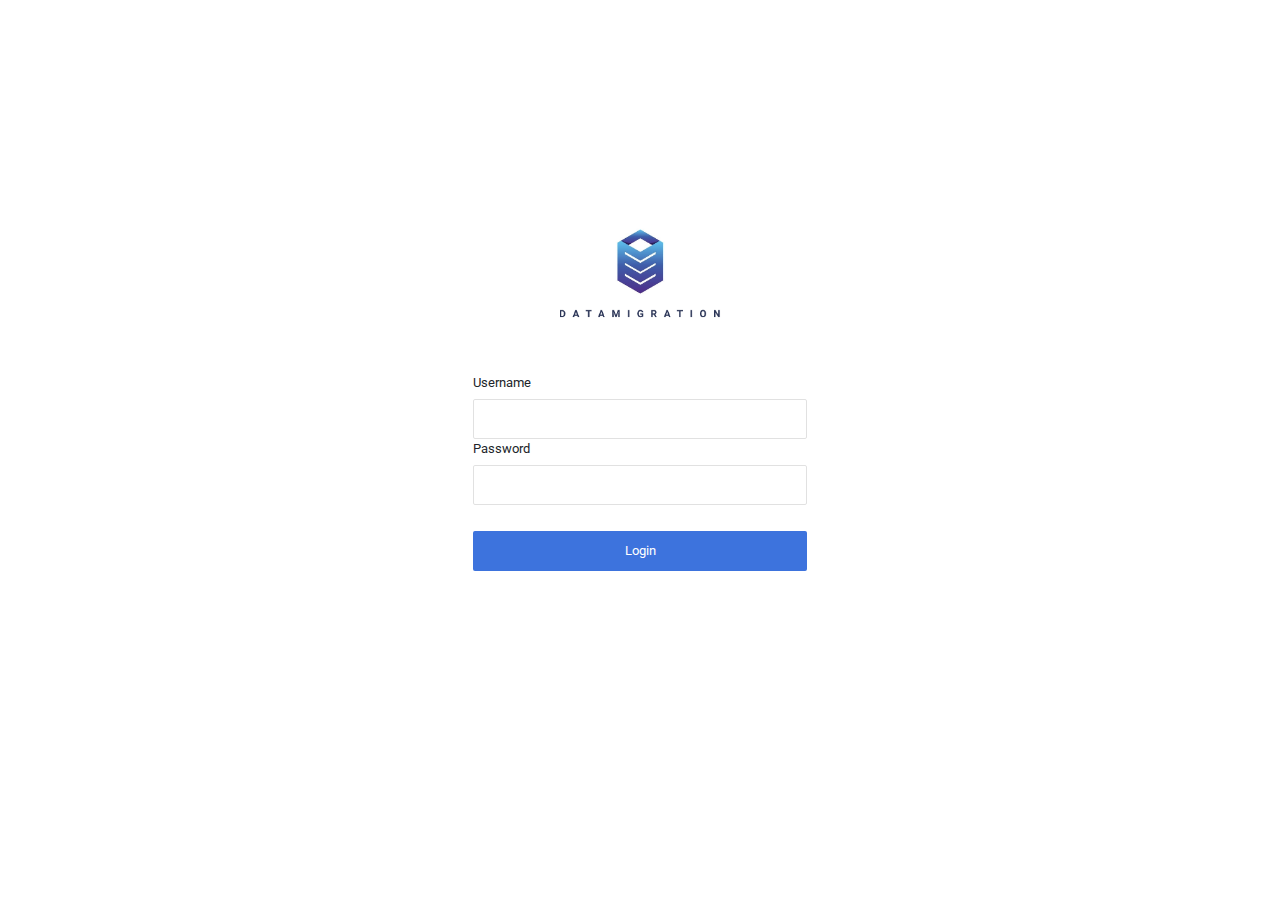
<file: index.html>
<!DOCTYPE html>
<html lang="en">
<head>
    <meta charset="UTF-8">
    <meta name="viewport" content="width=device-width, initial-scale=1.0">
    <link rel="stylesheet" href="css/datamigration.css">
    <title>Data Migration</title>
</head>
<body>

<div class="login__wrapper">
    <form action="newProject.html">
        <div class="login">

            <div class="login__img">
                <img src="img/logo.png" alt="Logo">
            </div>

            <div class="login__inputUser">
                <label for="username" class="labelCustom">Username</label><br>
                <input type="text" name="username">
            </div>

            <div class="login__inputPass">
                <label for="username" class="labelCustom">Password</label><br>
                <input type="password" name="password">
            </div>

            <div class="login__submit">
                <input type="submit" value="Login" class="primary" >
            </div>

        </div>
    </form>

    <div class="login__wrapper__poweredImg">
        <img src="img/poweredImg.png" alt="Powered By Opusxenta">
    </div>


</div>


<!-- Script files -->

<script src="https://ajax.googleapis.com/ajax/libs/jquery/3.4.1/jquery.min.js"></script>
<script src="https://cdnjs.cloudflare.com/ajax/libs/popper.js/1.16.0/umd/popper.min.js"></script>
<script src="https://maxcdn.bootstrapcdn.com/bootstrap/4.4.1/js/bootstrap.min.js"></script>
<script src="js/custom.js"></script>

</body>
</html>
</file>
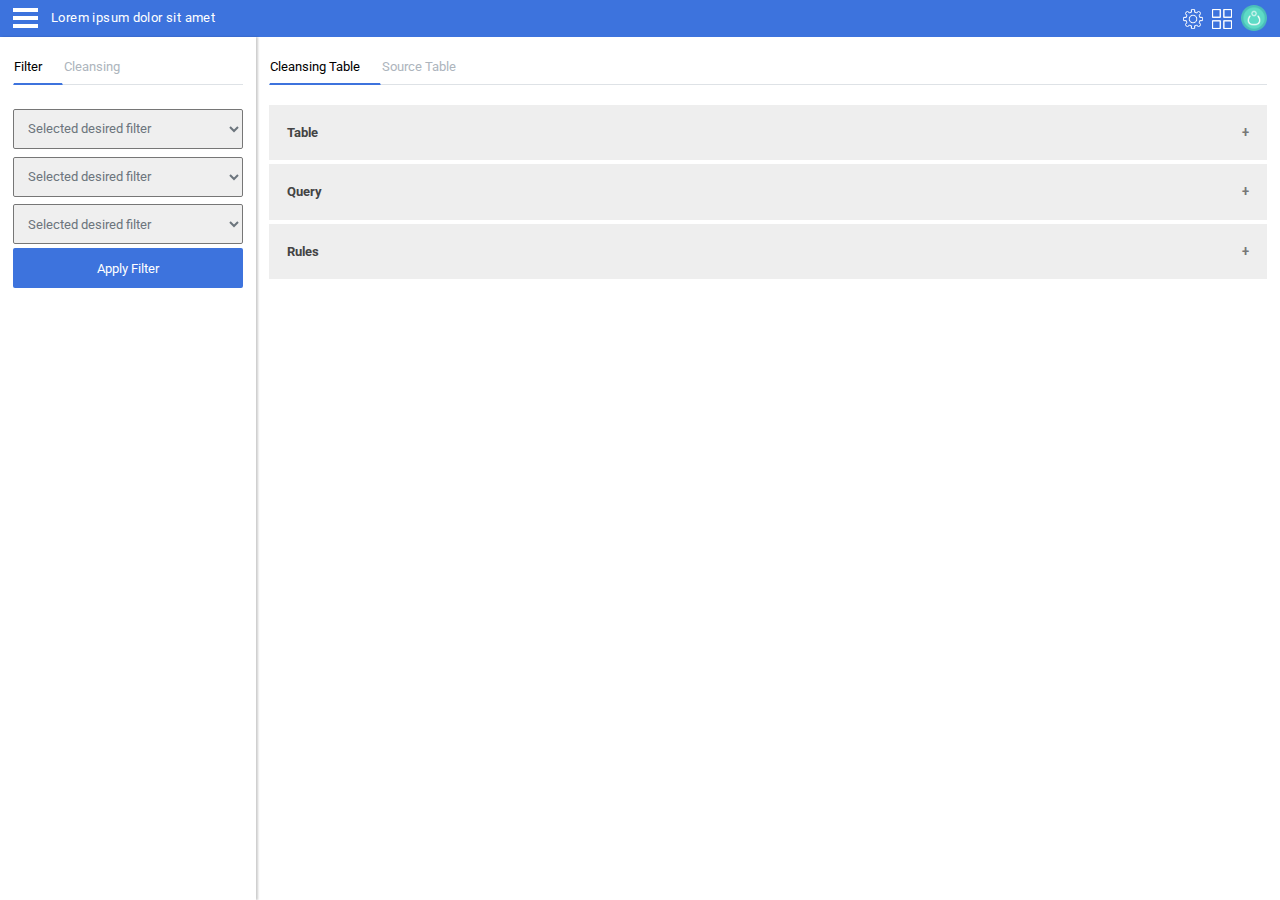
<file: cleansingTable.html>
<!DOCTYPE html>
<html lang="en">

<head>
    <meta charset="UTF-8">
    <meta name="viewport" content="width=device-width, initial-scale=1.0">
    <link rel="stylesheet" href="css/datamigration.css">
    <link rel="stylesheet" href="https://cdnjs.cloudflare.com/ajax/libs/font-awesome/4.7.0/css/font-awesome.min.css">
    <title>Data Migration - List Table</title>


    <style>

    </style>

</head>

<body>
<div class="mainWrapper">

    <div class="topWrapper">

        <div class="headerNav">
            <div class="headerNav__leftNav">
                <div class="headerNav__leftNav__bugerMenu">
                    <div class="bmenu" onclick="bmenu(this)">
                        <div class="bar1"></div>
                        <div class="bar2"></div>
                        <div class="bar3"></div>
                    </div>
                </div>
                <div class="headerNav__leftNav__nameSection">
                    <p>
                        Lorem ipsum dolor sit amet
                    </p>
                </div>
            </div>

            <div class="headerNav__rightNav">

                <div class="headerNav__rightNav__settings">
                    <a href="#">
                        <img src="img/setting.png" alt="User Img">
                    </a>

                </div>
                <div class="headerNav__rightNav__menuItem">
                    <a href="#">
                        <img src="img/menu.png" alt="User Img">
                    </a>

                </div>
                <div class="headerNav__rightNav__userAccount">
                    <a href="#">
                        <img src="img/uerImg.png" alt="User Img">
                    </a>
                </div>
            </div>


        </div>
    </div>


    <div class="bottomWrapper">

        <div class="leftSection">
            <div class="leftSection__TopWrapper">
                <!-- Nav tabs -->
                <ul class="nav nav-tabs" role="tablist">
                    <li class="nav-item">
                        <a class="nav-link active" data-toggle="tab" href="#filter">Filter</a>
                    </li>
                    <li class="nav-item">
                        <a class="nav-link" data-toggle="tab" href="#cleansing">Cleansing</a>
                    </li>

                </ul>

                <!-- Tab panes -->
                <div class="tab-content">
                    <div id="filter" class="tab-pane active"><br>

                        <div class="leftSection__TopWrapper__filterSection">

                            <div class="leftSection__TopWrapper__filterSection__filter">
                                <select>
                                    <option value="0">Selected desired filter</option>
                                    <option value="1">Audi</option>
                                    <option value="2">BMW</option>
                                    <option value="3">Citroen</option>
                                    <option value="4">Ford</option>
                                    <option value="5">Honda</option>
                                </select>
                            </div>
                            <div class="leftSection__TopWrapper__filterSection__filter">
                                <select>
                                    <option value="0">Selected desired filter</option>
                                    <option value="1">Audi</option>
                                    <option value="2">BMW</option>
                                    <option value="3">Citroen</option>
                                    <option value="4">Ford</option>
                                    <option value="5">Honda</option>
                                </select>
                            </div>
                            <div class="leftSection__TopWrapper__filterSection__filter">
                                <select>
                                    <option value="0">Selected desired filter</option>
                                    <option value="1">Audi</option>
                                    <option value="2">BMW</option>
                                    <option value="3">Citroen</option>
                                    <option value="4">Ford</option>
                                    <option value="5">Honda</option>
                                </select>
                            </div>

                            <div class="leftSection__TopWrapper__filterSection__filterApplybtn">
                                <input type="submit" value="Apply Filter" class="primary">
                            </div>

                        </div>

                    </div>
                    <div id="cleansing" class="tab-pane fade"><br>
                        <div class="leftCleansing">

                            <div class="leftSection__TopWrapper__clensingSection">

                                <div class="leftSection__TopWrapper__clensingSection__filter">
                                    <select>
                                        <option value="0">Selected desired filter</option>
                                        <option value="1">Audi</option>
                                        <option value="2">BMW</option>
                                        <option value="3">Citroen</option>
                                        <option value="4">Ford</option>
                                        <option value="5">Honda</option>
                                    </select>
                                </div>
                                <div class="leftSection__TopWrapper__clensingSection__filter">
                                    <select>
                                        <option value="0">Selected desired filter</option>
                                        <option value="1">Audi</option>
                                        <option value="2">BMW</option>
                                        <option value="3">Citroen</option>
                                        <option value="4">Ford</option>
                                        <option value="5">Honda</option>
                                    </select>
                                </div>
                                <div class="leftSection__TopWrapper__clensingSection__filter">
                                    <select>
                                        <option value="0">Selected desired filter</option>
                                        <option value="1">Audi</option>
                                        <option value="2">BMW</option>
                                        <option value="3">Citroen</option>
                                        <option value="4">Ford</option>
                                        <option value="5">Honda</option>
                                    </select>
                                </div>

                                <div class="leftSection__TopWrapper__clensingSection__clensingPreviewbtn">
                                    <input type="submit" value="Preview" class="linkBtn">
                                </div>
                                <div class="leftSection__TopWrapper__clensingSection__clensingPreviewbtn">
                                    <input type="submit" value="Execute" class="btnDanger">
                                </div>

                            </div>

                            <div class="leftSection__bottomWrapper">

                                <div class="leftSection__bottomWrapper__proceedBtn">
                                    <form action="mappingPage.html">
                                        <input type="submit" value="Proceed to mapping" class="primary">
                                    </form>
                                </div>

                            </div>

                        </div>
                    </div>

                </div>
            </div>
        </div>

        <div class="cleansingRightSection">


            <ul class="nav nav-tabs" role="tablist">
                <li class="nav-item">
                    <a class="nav-link active" data-toggle="tab" href="#cleansingTable">Cleansing Table</a>
                </li>
                <li class="nav-item">
                    <a class="nav-link" data-toggle="tab" href="#sourceTable">Source Table</a>
                </li>

            </ul>

            <!-- Tab panes -->
            <div class="tab-content">
                <div id="cleansingTable" class="tab-pane active"><br>
                    <button class="accordion">Table</button>
                    <div class="panel">
                        <p>Lorem ipsum dolor sit amet, consectetur adipisicing elit, sed do eiusmod tempor incididunt ut
                            labore et dolore magna aliqua. Ut enim ad minim veniam, quis nostrud exercitation ullamco
                            laboris nisi ut aliquip ex ea commodo consequat.</p>
                    </div>

                    <button class="accordion">Query</button>
                    <div class="panel">
                        <p>Lorem ipsum dolor sit amet, consectetur adipisicing elit, sed do eiusmod tempor incididunt ut
                            labore et dolore magna aliqua. Ut enim ad minim veniam, quis nostrud exercitation ullamco
                            laboris nisi ut aliquip ex ea commodo consequat.</p>
                    </div>

                    <button class="accordion">Rules</button>
                    <div class="panel">
                        <p>Lorem ipsum dolor sit amet, consectetur adipisicing elit, sed do eiusmod tempor incididunt ut
                            labore et dolore magna aliqua. Ut enim ad minim veniam, quis nostrud exercitation ullamco
                            laboris nisi ut aliquip ex ea commodo consequat.</p>
                    </div>

                </div>
                <div id="sourceTable" class="tab-pane fade"><br>
                    <div class="leftCleansing">

                        source table
                    </div>
                </div>

            </div>

        </div>
    </div>


</div>

<!-- Script files -->

<script src="https://ajax.googleapis.com/ajax/libs/jquery/3.4.1/jquery.min.js"></script>
<script src="https://cdnjs.cloudflare.com/ajax/libs/popper.js/1.16.0/umd/popper.min.js"></script>
<script src="https://maxcdn.bootstrapcdn.com/bootstrap/4.4.1/js/bootstrap.min.js"></script>
<script src="js/custom.js"></script>

</body>

</html>
</file>
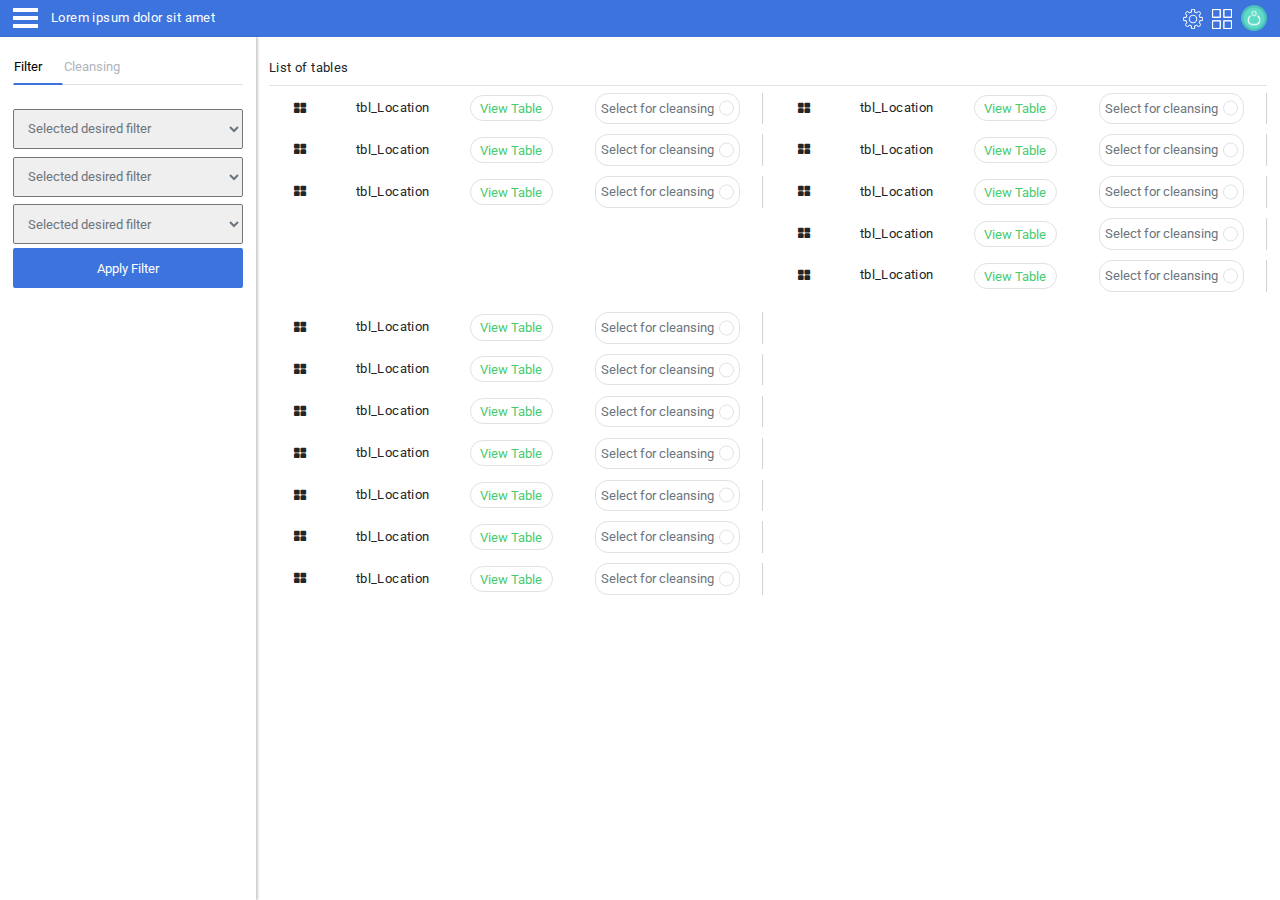
<file: listTable.html>
<!DOCTYPE html>
<html lang="en">

<head>
    <meta charset="UTF-8">
    <meta name="viewport" content="width=device-width, initial-scale=1.0">
    <link rel="stylesheet" href="css/datamigration.css">
    <link rel="stylesheet" href="https://cdnjs.cloudflare.com/ajax/libs/font-awesome/4.7.0/css/font-awesome.min.css">
    <title>Data Migration - List Table</title>
</head>

<body>
<div class="mainWrapper">

    <div class="topWrapper">

        <div class="headerNav">
            <div class="headerNav__leftNav">
                <div class="headerNav__leftNav__bugerMenu">
                    <div class="bmenu" onclick="bmenu(this)"> 
                        <div class="bar1"></div>
                        <div class="bar2"></div>
                        <div class="bar3"></div>
                    </div>
                </div>
                <div class="headerNav__leftNav__nameSection">
                    <p>
                        Lorem ipsum dolor sit amet
                    </p>
                </div>
            </div>

            <div class="headerNav__rightNav">

                <div class="headerNav__rightNav__settings">
                    <a href="#">
                        <img src="img/setting.png" alt="User Img">
                    </a>

                </div>
                <div class="headerNav__rightNav__menuItem">
                    <a href="#">
                        <img src="img/menu.png" alt="User Img">
                    </a>

                </div>
                <div class="headerNav__rightNav__userAccount">
                    <a href="#">
                        <img src="img/uerImg.png" alt="User Img">
                    </a>
                </div>
            </div>


        </div>
    </div>


    <div class="bottomWrapper">

        <div class="leftSection">
            <div class="leftSection__TopWrapper">
                <!-- Nav tabs -->
                <ul class="nav nav-tabs" role="tablist">
                    <li class="nav-item">
                        <a class="nav-link active" data-toggle="tab" href="#filter">Filter</a>
                    </li>
                    <li class="nav-item">
                        <a class="nav-link" data-toggle="tab" href="#cleansing">Cleansing</a>
                    </li>

                </ul>

                <!-- Tab panes -->
                <div class="tab-content">
                    <div id="filter" class="tab-pane active"><br>

                        <div class="leftSection__TopWrapper__filterSection">

                            <div class="leftSection__TopWrapper__filterSection__filter">
                                <select>
                                    <option value="0">Selected desired filter</option>
                                    <option value="1">Audi</option>
                                    <option value="2">BMW</option>
                                    <option value="3">Citroen</option>
                                    <option value="4">Ford</option>
                                    <option value="5">Honda</option>
                                </select>
                            </div>
                            <div class="leftSection__TopWrapper__filterSection__filter">
                                <select>
                                    <option value="0">Selected desired filter</option>
                                    <option value="1">Audi</option>
                                    <option value="2">BMW</option>
                                    <option value="3">Citroen</option>
                                    <option value="4">Ford</option>
                                    <option value="5">Honda</option>
                                </select>
                            </div>
                            <div class="leftSection__TopWrapper__filterSection__filter">
                                <select>
                                    <option value="0">Selected desired filter</option>
                                    <option value="1">Audi</option>
                                    <option value="2">BMW</option>
                                    <option value="3">Citroen</option>
                                    <option value="4">Ford</option>
                                    <option value="5">Honda</option>
                                </select>
                            </div>

                            <div class="leftSection__TopWrapper__filterSection__filterApplybtn">
                                <input type="submit" value="Apply Filter" class="primary">
                            </div>

                        </div>

                    </div>
                    <div id="cleansing" class="tab-pane fade"><br>
                        <div class="leftCleansing">

                        <div class="leftSection__TopWrapper__clensingSection">

                            <div class="leftSection__TopWrapper__clensingSection__filter">
                                <select>
                                    <option value="0">Selected desired filter</option>
                                    <option value="1">Audi</option>
                                    <option value="2">BMW</option>
                                    <option value="3">Citroen</option>
                                    <option value="4">Ford</option>
                                    <option value="5">Honda</option>
                                </select>
                            </div>
                            <div class="leftSection__TopWrapper__clensingSection__filter">
                                <select>
                                    <option value="0">Selected desired filter</option>
                                    <option value="1">Audi</option>
                                    <option value="2">BMW</option>
                                    <option value="3">Citroen</option>
                                    <option value="4">Ford</option>
                                    <option value="5">Honda</option>
                                </select>
                            </div>
                            <div class="leftSection__TopWrapper__clensingSection__filter">
                                <select>
                                    <option value="0">Selected desired filter</option>
                                    <option value="1">Audi</option>
                                    <option value="2">BMW</option>
                                    <option value="3">Citroen</option>
                                    <option value="4">Ford</option>
                                    <option value="5">Honda</option>
                                </select>
                            </div>

                            <div class="leftSection__TopWrapper__clensingSection__clensingPreviewbtn">
                                <input type="submit" value="Preview" class="linkBtn">
                            </div>
                            <div class="leftSection__TopWrapper__clensingSection__clensingPreviewbtn">
                                <input type="submit" value="Execute" class="btnDanger">
                            </div>

                        </div>

                        <div class="leftSection__bottomWrapper">

                            <div class="leftSection__bottomWrapper__proceedBtn">
                                <input type="submit" value="Proceed to mapping" class="primary">
                            </div>

                        </div>

                        </div>
                    </div>

                </div>
            </div>
        </div>

        <div class="rightSection">

            <p class="rightSection__headerTitle">List of tables</p>

            <div class="rightSection__tableList">
                <div class="rightSection__tableList__wrapper">

                    <div class="rightSection__tableList__wrapper__item">

                        <div class="rightSection__tableList__wrapper__item__icon">
                            <i class="fa fa-th-large" aria-hidden="true"></i>
                        </div>

                        <div class="rightSection__tableList__wrapper__item__lable">
                            <p> tbl_Location </p>
                        </div>
                        <div class="rightSection__tableList__wrapper__item__viewBtn">
                            <a href="cleansingTable.html">View Table</a>
                        </div>
                        <div class="rightSection__tableList__wrapper__item__checkBox">
                            <div class="rightSection__tableList__wrapper__item__checkBox checkBoxitem chkViewBox">
                                <label class="radio green">
                                    <input type="checkbox" name="group1"/>
                                    <span>Select for cleansing</span>
                                </label>
                            </div>
                        </div>

                    </div>
                    <div class="rightSection__tableList__wrapper__item">

                        <div class="rightSection__tableList__wrapper__item__icon">
                            <i class="fa fa-th-large" aria-hidden="true"></i>
                        </div>

                        <div class="rightSection__tableList__wrapper__item__lable">
                            <p> tbl_Location </p>
                        </div>
                        <div class="rightSection__tableList__wrapper__item__viewBtn">
                            <a href="cleansingTable.html">View Table</a>
                        </div>
                        <div class="rightSection__tableList__wrapper__item__checkBox">
                            <div class="rightSection__tableList__wrapper__item__checkBox checkBoxitem chkViewBox">
                                <label class="radio green">
                                    <input type="checkbox" name="group1"/>
                                    <span>Select for cleansing</span>
                                </label>
                            </div>
                        </div>

                    </div>
                    <div class="rightSection__tableList__wrapper__item">

                        <div class="rightSection__tableList__wrapper__item__icon">
                            <i class="fa fa-th-large" aria-hidden="true"></i>
                        </div>

                        <div class="rightSection__tableList__wrapper__item__lable">
                            <p> tbl_Location </p>
                        </div>
                        <div class="rightSection__tableList__wrapper__item__viewBtn">
                            <a href="cleansingTable.html">View Table</a>
                        </div>
                        <div class="rightSection__tableList__wrapper__item__checkBox">
                            <div class="rightSection__tableList__wrapper__item__checkBox checkBoxitem chkViewBox">
                                <label class="radio green">
                                    <input type="checkbox" name="group1"/>
                                    <span>Select for cleansing</span>
                                </label>
                            </div>
                        </div>

                    </div>

                </div>
                <div class="rightSection__tableList__wrapper">
                    <div class="rightSection__tableList__wrapper__item">

                        <div class="rightSection__tableList__wrapper__item__icon">
                            <i class="fa fa-th-large" aria-hidden="true"></i>
                        </div>

                        <div class="rightSection__tableList__wrapper__item__lable">
                            <p> tbl_Location </p>
                        </div>
                        <div class="rightSection__tableList__wrapper__item__viewBtn">
                            <a href="cleansingTable.html">View Table</a>
                        </div>
                        <div class="rightSection__tableList__wrapper__item__checkBox">
                            <div class="rightSection__tableList__wrapper__item__checkBox checkBoxitem chkViewBox">
                                <label class="radio green">
                                    <input type="checkbox" name="group1"/>
                                    <span>Select for cleansing</span>
                                </label>
                            </div>
                        </div>

                    </div>
                    <div class="rightSection__tableList__wrapper__item">

                        <div class="rightSection__tableList__wrapper__item__icon">
                            <i class="fa fa-th-large" aria-hidden="true"></i>
                        </div>

                        <div class="rightSection__tableList__wrapper__item__lable">
                            <p> tbl_Location </p>
                        </div>
                        <div class="rightSection__tableList__wrapper__item__viewBtn">
                            <a href="cleansingTable.html">View Table</a>
                        </div>
                        <div class="rightSection__tableList__wrapper__item__checkBox">
                            <div class="rightSection__tableList__wrapper__item__checkBox checkBoxitem chkViewBox">
                                <label class="radio green">
                                    <input type="checkbox" name="group1"/>
                                    <span>Select for cleansing</span>
                                </label>
                            </div>
                        </div>

                    </div>
                    <div class="rightSection__tableList__wrapper__item">

                        <div class="rightSection__tableList__wrapper__item__icon">
                            <i class="fa fa-th-large" aria-hidden="true"></i>
                        </div>

                        <div class="rightSection__tableList__wrapper__item__lable">
                            <p> tbl_Location </p>
                        </div>
                        <div class="rightSection__tableList__wrapper__item__viewBtn">
                            <a href="cleansingTable.html">View Table</a>
                        </div>
                        <div class="rightSection__tableList__wrapper__item__checkBox">
                            <div class="rightSection__tableList__wrapper__item__checkBox checkBoxitem chkViewBox">
                                <label class="radio green">
                                    <input type="checkbox" name="group1"/>
                                    <span>Select for cleansing</span>
                                </label>
                            </div>
                        </div>

                    </div>
                    <div class="rightSection__tableList__wrapper__item">

                        <div class="rightSection__tableList__wrapper__item__icon">
                            <i class="fa fa-th-large" aria-hidden="true"></i>
                        </div>

                        <div class="rightSection__tableList__wrapper__item__lable">
                            <p> tbl_Location </p>
                        </div>
                        <div class="rightSection__tableList__wrapper__item__viewBtn">
                            <a href="cleansingTable.html">View Table</a>
                        </div>
                        <div class="rightSection__tableList__wrapper__item__checkBox">
                            <div class="rightSection__tableList__wrapper__item__checkBox checkBoxitem chkViewBox">
                                <label class="radio green">
                                    <input type="checkbox" name="group1"/>
                                    <span>Select for cleansing</span>
                                </label>
                            </div>
                        </div>

                    </div>
                    <div class="rightSection__tableList__wrapper__item">

                        <div class="rightSection__tableList__wrapper__item__icon">
                            <i class="fa fa-th-large" aria-hidden="true"></i>
                        </div>

                        <div class="rightSection__tableList__wrapper__item__lable">
                            <p> tbl_Location </p>
                        </div>
                        <div class="rightSection__tableList__wrapper__item__viewBtn">
                            <a href="cleansingTable.html">View Table</a>
                        </div>
                        <div class="rightSection__tableList__wrapper__item__checkBox">
                            <div class="rightSection__tableList__wrapper__item__checkBox checkBoxitem chkViewBox">
                                <label class="radio green">
                                    <input type="checkbox" name="group1"/>
                                    <span>Select for cleansing</span>
                                </label>
                            </div>
                        </div>

                    </div>
                </div>
                <div class="rightSection__tableList__wrapper">

                    <div class="rightSection__tableList__wrapper__item">

                        <div class="rightSection__tableList__wrapper__item__icon">
                            <i class="fa fa-th-large" aria-hidden="true"></i>
                        </div>

                        <div class="rightSection__tableList__wrapper__item__lable">
                            <p> tbl_Location </p>
                        </div>
                        <div class="rightSection__tableList__wrapper__item__viewBtn">
                            <a href="cleansingTable.html">View Table</a>
                        </div>
                        <div class="rightSection__tableList__wrapper__item__checkBox">
                            <div class="rightSection__tableList__wrapper__item__checkBox checkBoxitem chkViewBox">
                                <label class="radio green">
                                    <input type="checkbox" name="group1"/>
                                    <span>Select for cleansing</span>
                                </label>
                            </div>
                        </div>

                    </div>
                    <div class="rightSection__tableList__wrapper__item">

                        <div class="rightSection__tableList__wrapper__item__icon">
                            <i class="fa fa-th-large" aria-hidden="true"></i>
                        </div>

                        <div class="rightSection__tableList__wrapper__item__lable">
                            <p> tbl_Location </p>
                        </div>
                        <div class="rightSection__tableList__wrapper__item__viewBtn">
                            <a href="cleansingTable.html">View Table</a>
                        </div>
                        <div class="rightSection__tableList__wrapper__item__checkBox">
                            <div class="rightSection__tableList__wrapper__item__checkBox checkBoxitem chkViewBox">
                                <label class="radio green">
                                    <input type="checkbox" name="group1"/>
                                    <span>Select for cleansing</span>
                                </label>
                            </div>
                        </div>

                    </div>
                    <div class="rightSection__tableList__wrapper__item">

                        <div class="rightSection__tableList__wrapper__item__icon">
                            <i class="fa fa-th-large" aria-hidden="true"></i>
                        </div>

                        <div class="rightSection__tableList__wrapper__item__lable">
                            <p> tbl_Location </p>
                        </div>
                        <div class="rightSection__tableList__wrapper__item__viewBtn">
                            <a href="cleansingTable.html">View Table</a>
                        </div>
                        <div class="rightSection__tableList__wrapper__item__checkBox">
                            <div class="rightSection__tableList__wrapper__item__checkBox checkBoxitem chkViewBox">
                                <label class="radio green">
                                    <input type="checkbox" name="group1"/>
                                    <span>Select for cleansing</span>
                                </label>
                            </div>
                        </div>

                    </div>
                    <div class="rightSection__tableList__wrapper__item">

                        <div class="rightSection__tableList__wrapper__item__icon">
                            <i class="fa fa-th-large" aria-hidden="true"></i>
                        </div>

                        <div class="rightSection__tableList__wrapper__item__lable">
                            <p> tbl_Location </p>
                        </div>
                        <div class="rightSection__tableList__wrapper__item__viewBtn">
                            <a href="cleansingTable.html">View Table</a>
                        </div>
                        <div class="rightSection__tableList__wrapper__item__checkBox">
                            <div class="rightSection__tableList__wrapper__item__checkBox checkBoxitem chkViewBox">
                                <label class="radio green">
                                    <input type="checkbox" name="group1"/>
                                    <span>Select for cleansing</span>
                                </label>
                            </div>
                        </div>

                    </div>
                    <div class="rightSection__tableList__wrapper__item">

                        <div class="rightSection__tableList__wrapper__item__icon">
                            <i class="fa fa-th-large" aria-hidden="true"></i>
                        </div>

                        <div class="rightSection__tableList__wrapper__item__lable">
                            <p> tbl_Location </p>
                        </div>
                        <div class="rightSection__tableList__wrapper__item__viewBtn">
                            <a href="cleansingTable.html">View Table</a>
                        </div>
                        <div class="rightSection__tableList__wrapper__item__checkBox">
                            <div class="rightSection__tableList__wrapper__item__checkBox checkBoxitem chkViewBox">
                                <label class="radio green">
                                    <input type="checkbox" name="group1"/>
                                    <span>Select for cleansing</span>
                                </label>
                            </div>
                        </div>

                    </div>
                    <div class="rightSection__tableList__wrapper__item">

                        <div class="rightSection__tableList__wrapper__item__icon">
                            <i class="fa fa-th-large" aria-hidden="true"></i>
                        </div>

                        <div class="rightSection__tableList__wrapper__item__lable">
                            <p> tbl_Location </p>
                        </div>
                        <div class="rightSection__tableList__wrapper__item__viewBtn">
                            <a href="cleansingTable.html">View Table</a>
                        </div>
                        <div class="rightSection__tableList__wrapper__item__checkBox">
                            <div class="rightSection__tableList__wrapper__item__checkBox checkBoxitem chkViewBox">
                                <label class="radio green">
                                    <input type="checkbox" name="group1"/>
                                    <span>Select for cleansing</span>
                                </label>
                            </div>
                        </div>

                    </div>
                    <div class="rightSection__tableList__wrapper__item">

                        <div class="rightSection__tableList__wrapper__item__icon">
                            <i class="fa fa-th-large" aria-hidden="true"></i>
                        </div>

                        <div class="rightSection__tableList__wrapper__item__lable">
                            <p> tbl_Location </p>
                        </div>
                        <div class="rightSection__tableList__wrapper__item__viewBtn">
                            <a href="cleansingTable.html">View Table</a>
                        </div>
                        <div class="rightSection__tableList__wrapper__item__checkBox">
                            <div class="rightSection__tableList__wrapper__item__checkBox checkBoxitem chkViewBox">
                                <label class="radio green">
                                    <input type="checkbox" name="group1"/>
                                    <span>Select for cleansing</span>
                                </label>
                            </div>
                        </div>
                        </div>

                    </div>
                </div>


            </div>
        </div>
    </div>


</div>

<!-- Script files -->

<script src="https://ajax.googleapis.com/ajax/libs/jquery/3.4.1/jquery.min.js"></script>
<script src="https://cdnjs.cloudflare.com/ajax/libs/popper.js/1.16.0/umd/popper.min.js"></script>
<script src="https://maxcdn.bootstrapcdn.com/bootstrap/4.4.1/js/bootstrap.min.js"></script>
<script src="js/custom.js"></script>

</body>

</html>
</file>
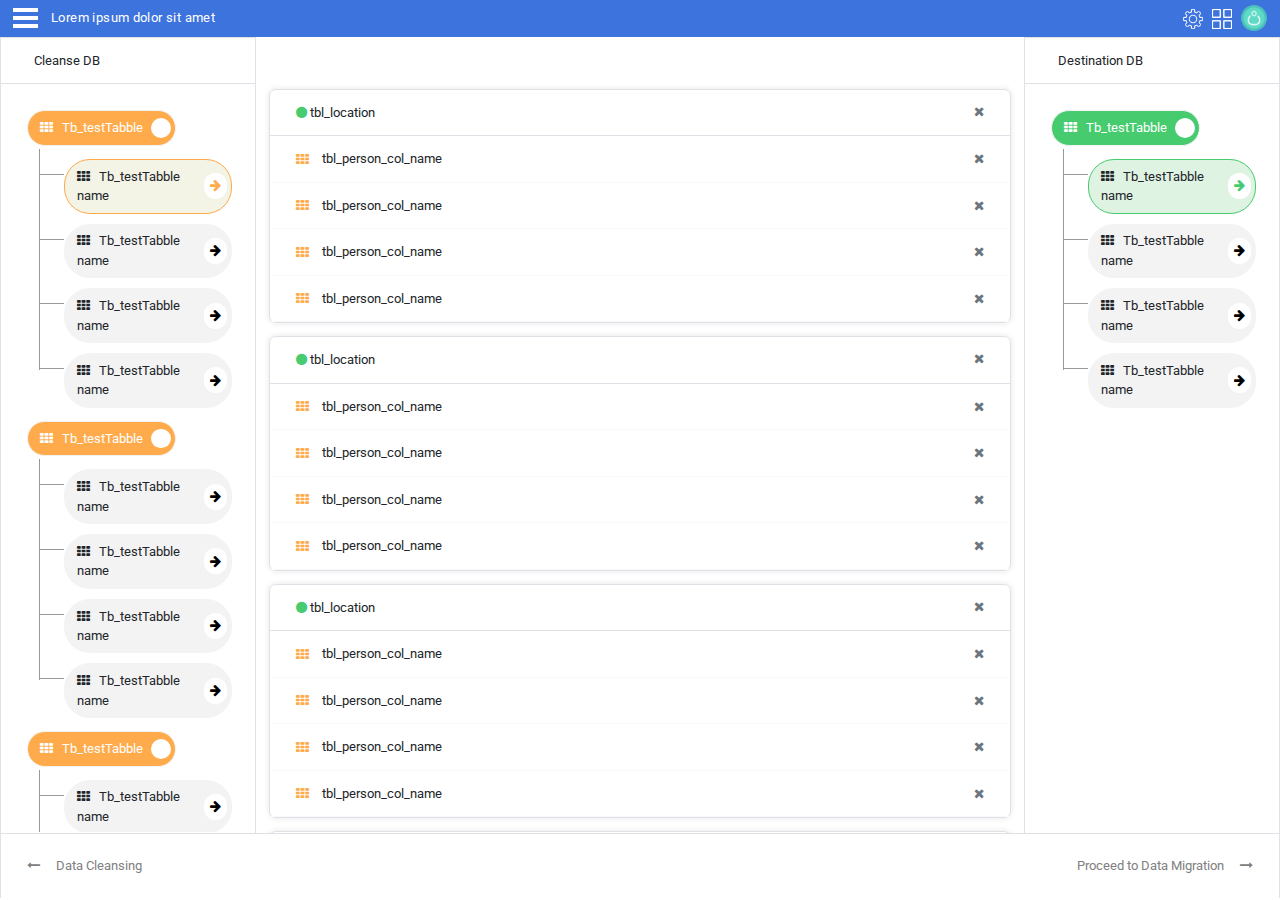
<file: mappingPage.html>
<!DOCTYPE html>
<html lang="en">

<head>
    <meta charset="UTF-8">
    <meta name="viewport" content="width=device-width, initial-scale=1.0">
    <link rel="stylesheet" href="css/datamigration.css">
    <link rel="stylesheet" href="https://cdnjs.cloudflare.com/ajax/libs/font-awesome/4.7.0/css/font-awesome.min.css">
    <title>Data Migration - List Table</title>
</head>

<body>
<div class="mainWrapper">

    <div class="topWrapper">

        <div class="headerNav">
            <div class="headerNav__leftNav">
                <div class="headerNav__leftNav__bugerMenu">
                    <div class="bmenu" onclick="bmenu(this)">
                        <div class="bar1"></div>
                        <div class="bar2"></div>
                        <div class="bar3"></div>
                    </div>
                </div>
                <div class="headerNav__leftNav__nameSection">
                    <p>
                        Lorem ipsum dolor sit amet
                    </p>
                </div>
            </div>

            <div class="headerNav__rightNav">

                <div class="headerNav__rightNav__settings">
                    <a href="#">
                        <img src="img/setting.png" alt="User Img">
                    </a>

                </div>
                <div class="headerNav__rightNav__menuItem">
                    <a href="#">
                        <img src="img/menu.png" alt="User Img">
                    </a>

                </div>
                <div class="headerNav__rightNav__userAccount">
                    <a href="#">
                        <img src="img/uerImg.png" alt="User Img">
                    </a>
                </div>
            </div>

        </div>
    </div>


    <div class="mapBottomWrapper">
        <div class="mleftSection">

            <div class="headerTitle">
                Cleanse DB
            </div>

            <div class="treeSection">

                <div class="treeItem">
                    <div class="tree">
                        <ul>
                            <li>
                            <span title="Expand this branch" class="expandYellow">
                                <div class="treeHead">
                                        <span> <i class="fa fa-th" aria-hidden="true"></i> Tb_testTabble</span>
                                        <button class="btn"></button>
                                    </div>

                            </span>
                                <ul class="tblClm">
                                    <li>
                                        <div class="cleansingTreeActive">
                                            <span> <i class="fa fa-th" aria-hidden="true"></i> Tb_testTabble name</span>
                                            <button class="btn"><i class="fa fa-arrow-right" aria-hidden="true"></i>
                                            </button>
                                        </div>
                                    </li>
                                    <li>
                                        <div>
                                            <span> <i class="fa fa-th" aria-hidden="true"></i> Tb_testTabble name</span>
                                            <button class="btn"><i class="fa fa-arrow-right" aria-hidden="true"></i>
                                            </button>
                                        </div>
                                    </li>
                                    <li>
                                        <div>
                                            <span> <i class="fa fa-th" aria-hidden="true"></i> Tb_testTabble name</span>
                                            <button class="btn"><i class="fa fa-arrow-right" aria-hidden="true"></i>
                                            </button>
                                        </div>
                                    </li>
                                    <li>
                                        <div>
                                            <span> <i class="fa fa-th" aria-hidden="true"></i> Tb_testTabble name</span>
                                            <button class="btn"><i class="fa fa-arrow-right" aria-hidden="true"></i>
                                            </button>
                                        </div>
                                    </li>
                                </ul>
                            </li>

                        </ul>
                    </div>

                </div>
                <div class="treeItem">
                    <div class="tree">
                        <ul>
                            <li>
                            <span title="Expand this branch" class="expandYellow">
                                <div class="treeHead">
                                        <span> <i class="fa fa-th" aria-hidden="true"></i> Tb_testTabble</span>
                                        <button class="btn"></button>
                                    </div>

                            </span>
                                <ul class="tblClm">
                                    <li>
                                        <div>
                                            <span> <i class="fa fa-th" aria-hidden="true"></i> Tb_testTabble name</span>
                                            <button class="btn"><i class="fa fa-arrow-right" aria-hidden="true"></i>
                                            </button>
                                        </div>
                                    </li>
                                    <li>
                                        <div>
                                            <span> <i class="fa fa-th" aria-hidden="true"></i> Tb_testTabble name</span>
                                            <button class="btn"><i class="fa fa-arrow-right" aria-hidden="true"></i>
                                            </button>
                                        </div>
                                    </li>
                                    <li>
                                        <div>
                                            <span> <i class="fa fa-th" aria-hidden="true"></i> Tb_testTabble name</span>
                                            <button class="btn"><i class="fa fa-arrow-right" aria-hidden="true"></i>
                                            </button>
                                        </div>
                                    </li>
                                    <li>
                                        <div>
                                            <span> <i class="fa fa-th" aria-hidden="true"></i> Tb_testTabble name</span>
                                            <button class="btn"><i class="fa fa-arrow-right" aria-hidden="true"></i>
                                            </button>
                                        </div>
                                    </li>
                                </ul>
                            </li>

                        </ul>
                    </div>

                </div>
                <div class="treeItem">
                    <div class="tree">
                        <ul>
                            <li>
                            <span title="Expand this branch" class="expandYellow">
                                <div class="treeHead">
                                        <span> <i class="fa fa-th" aria-hidden="true"></i> Tb_testTabble</span>
                                        <button class="btn"></button>
                                    </div>

                            </span>
                                <ul class="tblClm">
                                    <li>
                                        <div>
                                            <span> <i class="fa fa-th" aria-hidden="true"></i> Tb_testTabble name</span>
                                            <button class="btn"><i class="fa fa-arrow-right" aria-hidden="true"></i>
                                            </button>
                                        </div>
                                    </li>
                                    <li>
                                        <div>
                                            <span> <i class="fa fa-th" aria-hidden="true"></i> Tb_testTabble name</span>
                                            <button class="btn"><i class="fa fa-arrow-right" aria-hidden="true"></i>
                                            </button>
                                        </div>
                                    </li>
                                    <li>
                                        <div>
                                            <span> <i class="fa fa-th" aria-hidden="true"></i> Tb_testTabble name</span>
                                            <button class="btn"><i class="fa fa-arrow-right" aria-hidden="true"></i>
                                            </button>
                                        </div>
                                    </li>
                                    <li>
                                        <div>
                                            <span> <i class="fa fa-th" aria-hidden="true"></i> Tb_testTabble name</span>
                                            <button class="btn"><i class="fa fa-arrow-right" aria-hidden="true"></i>
                                            </button>
                                        </div>
                                    </li>
                                </ul>
                            </li>

                        </ul>
                    </div>

                </div>
                <div class="treeItem">
                    <div class="tree">
                        <ul>
                            <li>
                            <span title="Expand this branch" class="expandYellow">
                                <div class="treeHead">
                                        <span> <i class="fa fa-th" aria-hidden="true"></i> Tb_testTabble</span>
                                        <button class="btn"></button>
                                    </div>

                            </span>
                                <ul class="tblClm">
                                    <li>
                                        <div>
                                            <span> <i class="fa fa-th" aria-hidden="true"></i> Tb_testTabble name</span>
                                            <button class="btn"><i class="fa fa-arrow-right" aria-hidden="true"></i>
                                            </button>
                                        </div>
                                    </li>
                                    <li>
                                        <div>
                                            <span> <i class="fa fa-th" aria-hidden="true"></i> Tb_testTabble name</span>
                                            <button class="btn"><i class="fa fa-arrow-right" aria-hidden="true"></i>
                                            </button>
                                        </div>
                                    </li>
                                    <li>
                                        <div>
                                            <span> <i class="fa fa-th" aria-hidden="true"></i> Tb_testTabble name</span>
                                            <button class="btn"><i class="fa fa-arrow-right" aria-hidden="true"></i>
                                            </button>
                                        </div>
                                    </li>
                                    <li>
                                        <div>
                                            <span> <i class="fa fa-th" aria-hidden="true"></i> Tb_testTabble name</span>
                                            <button class="btn"><i class="fa fa-arrow-right" aria-hidden="true"></i>
                                            </button>
                                        </div>
                                    </li>
                                </ul>
                            </li>

                        </ul>
                    </div>

                </div>
                <div class="treeItem">
                    <div class="tree">
                        <ul>
                            <li>
                            <span title="Expand this branch" class="expandYellow">
                                <div class="treeHead">
                                        <span> <i class="fa fa-th" aria-hidden="true"></i> Tb_testTabble</span>
                                        <button class="btn"></button>
                                    </div>

                            </span>
                                <ul class="tblClm">
                                    <li>
                                        <div>
                                            <span> <i class="fa fa-th" aria-hidden="true"></i> Tb_testTabble name</span>
                                            <button class="btn"><i class="fa fa-arrow-right" aria-hidden="true"></i>
                                            </button>
                                        </div>
                                    </li>
                                    <li>
                                        <div>
                                            <span> <i class="fa fa-th" aria-hidden="true"></i> Tb_testTabble name</span>
                                            <button class="btn"><i class="fa fa-arrow-right" aria-hidden="true"></i>
                                            </button>
                                        </div>
                                    </li>
                                    <li>
                                        <div>
                                            <span> <i class="fa fa-th" aria-hidden="true"></i> Tb_testTabble name</span>
                                            <button class="btn"><i class="fa fa-arrow-right" aria-hidden="true"></i>
                                            </button>
                                        </div>
                                    </li>
                                    <li>
                                        <div>
                                            <span> <i class="fa fa-th" aria-hidden="true"></i> Tb_testTabble name</span>
                                            <button class="btn"><i class="fa fa-arrow-right" aria-hidden="true"></i>
                                            </button>
                                        </div>
                                    </li>
                                </ul>
                            </li>

                        </ul>
                    </div>

                </div>
                <div class="treeItem">
                    <div class="tree">
                        <ul>
                            <li>
                            <span title="Expand this branch" class="expandYellow">
                                <div class="treeHead">
                                        <span> <i class="fa fa-th" aria-hidden="true"></i> Tb_testTabble</span>
                                        <button class="btn"></button>
                                    </div>

                            </span>
                                <ul class="tblClm">
                                    <li>
                                        <div>
                                            <span> <i class="fa fa-th" aria-hidden="true"></i> Tb_testTabble name</span>
                                            <button class="btn"><i class="fa fa-arrow-right" aria-hidden="true"></i>
                                            </button>
                                        </div>
                                    </li>
                                    <li>
                                        <div>
                                            <span> <i class="fa fa-th" aria-hidden="true"></i> Tb_testTabble name</span>
                                            <button class="btn"><i class="fa fa-arrow-right" aria-hidden="true"></i>
                                            </button>
                                        </div>
                                    </li>
                                    <li>
                                        <div>
                                            <span> <i class="fa fa-th" aria-hidden="true"></i> Tb_testTabble name</span>
                                            <button class="btn"><i class="fa fa-arrow-right" aria-hidden="true"></i>
                                            </button>
                                        </div>
                                    </li>
                                    <li>
                                        <div>
                                            <span> <i class="fa fa-th" aria-hidden="true"></i> Tb_testTabble name</span>
                                            <button class="btn"><i class="fa fa-arrow-right" aria-hidden="true"></i>
                                            </button>
                                        </div>
                                    </li>
                                </ul>
                            </li>

                        </ul>
                    </div>

                </div>
                <div class="treeItem">
                    <div class="tree">
                        <ul>
                            <li>
                            <span title="Expand this branch" class="expandYellow">
                                <div class="treeHead">
                                        <span> <i class="fa fa-th" aria-hidden="true"></i> Tb_testTabble</span>
                                        <button class="btn"></button>
                                    </div>

                            </span>
                                <ul class="tblClm">
                                    <li>
                                        <div>
                                            <span> <i class="fa fa-th" aria-hidden="true"></i> Tb_testTabble name</span>
                                            <button class="btn"><i class="fa fa-arrow-right" aria-hidden="true"></i>
                                            </button>
                                        </div>
                                    </li>
                                    <li>
                                        <div>
                                            <span> <i class="fa fa-th" aria-hidden="true"></i> Tb_testTabble name</span>
                                            <button class="btn"><i class="fa fa-arrow-right" aria-hidden="true"></i>
                                            </button>
                                        </div>
                                    </li>
                                    <li>
                                        <div>
                                            <span> <i class="fa fa-th" aria-hidden="true"></i> Tb_testTabble name</span>
                                            <button class="btn"><i class="fa fa-arrow-right" aria-hidden="true"></i>
                                            </button>
                                        </div>
                                    </li>
                                    <li>
                                        <div>
                                            <span> <i class="fa fa-th" aria-hidden="true"></i> Tb_testTabble name</span>
                                            <button class="btn"><i class="fa fa-arrow-right" aria-hidden="true"></i>
                                            </button>
                                        </div>
                                    </li>
                                </ul>
                            </li>

                        </ul>
                    </div>

                </div>
            </div>
        </div>

        <div class="mmiddleSection">

            <div class="alert alert-dismissible mapDataBox">
                <div class="mapDataBox__header">
                    <a href="#" class="close mapDataBox__header__close" data-dismiss="alert" aria-label="close"><i class="fa fa-times" aria-hidden="true"></i></a>
                    <i class="fa fa-circle" aria-hidden="true"></i> <span>tbl_location </span>
                </div>
                <div class="mapData">
                    <div class="mapData__list">
                        <i class="fa fa-th" aria-hidden="true"></i> <span> tbl_person_col_name</span>
                        <button><i class="fa fa-times" aria-hidden="true"></i></button>
                    </div>
                    <div class="mapData__list">
                        <i class="fa fa-th" aria-hidden="true"></i> <span> tbl_person_col_name</span>
                        <button><i class="fa fa-times" aria-hidden="true"></i></button>
                    </div>
                    <div class="mapData__list">
                        <i class="fa fa-th" aria-hidden="true"></i> <span> tbl_person_col_name</span>
                        <button><i class="fa fa-times" aria-hidden="true"></i></button>
                    </div>
                    <div class="mapData__list">
                        <i class="fa fa-th" aria-hidden="true"></i> <span> tbl_person_col_name</span>
                        <button><i class="fa fa-times" aria-hidden="true"></i></button>
                    </div>

                </div>
            </div>
            <div class="alert alert-dismissible mapDataBox">
                <div class="mapDataBox__header">
                    <a href="#" class="close mapDataBox__header__close" data-dismiss="alert" aria-label="close"><i class="fa fa-times" aria-hidden="true"></i></a>
                    <i class="fa fa-circle" aria-hidden="true"></i> <span>tbl_location </span>
                </div>
                <div class="mapData">
                    <div class="mapData__list">
                        <i class="fa fa-th" aria-hidden="true"></i> <span> tbl_person_col_name</span>
                        <button><i class="fa fa-times" aria-hidden="true"></i></button>
                    </div>
                    <div class="mapData__list">
                        <i class="fa fa-th" aria-hidden="true"></i> <span> tbl_person_col_name</span>
                        <button><i class="fa fa-times" aria-hidden="true"></i></button>
                    </div>
                    <div class="mapData__list">
                        <i class="fa fa-th" aria-hidden="true"></i> <span> tbl_person_col_name</span>
                        <button><i class="fa fa-times" aria-hidden="true"></i></button>
                    </div>
                    <div class="mapData__list">
                        <i class="fa fa-th" aria-hidden="true"></i> <span> tbl_person_col_name</span>
                        <button><i class="fa fa-times" aria-hidden="true"></i></button>
                    </div>

                </div>
            </div>
            <div class="alert alert-dismissible mapDataBox">
                <div class="mapDataBox__header">
                    <a href="#" class="close mapDataBox__header__close" data-dismiss="alert" aria-label="close"><i class="fa fa-times" aria-hidden="true"></i></a>
                    <i class="fa fa-circle" aria-hidden="true"></i> <span>tbl_location </span>
                </div>
                <div class="mapData">
                    <div class="mapData__list">
                        <i class="fa fa-th" aria-hidden="true"></i> <span> tbl_person_col_name</span>
                        <button><i class="fa fa-times" aria-hidden="true"></i></button>
                    </div>
                    <div class="mapData__list">
                        <i class="fa fa-th" aria-hidden="true"></i> <span> tbl_person_col_name</span>
                        <button><i class="fa fa-times" aria-hidden="true"></i></button>
                    </div>
                    <div class="mapData__list">
                        <i class="fa fa-th" aria-hidden="true"></i> <span> tbl_person_col_name</span>
                        <button><i class="fa fa-times" aria-hidden="true"></i></button>
                    </div>
                    <div class="mapData__list">
                        <i class="fa fa-th" aria-hidden="true"></i> <span> tbl_person_col_name</span>
                        <button><i class="fa fa-times" aria-hidden="true"></i></button>
                    </div>

                </div>
            </div>
            <div class="alert alert-dismissible mapDataBox">
                <div class="mapDataBox__header">
                    <a href="#" class="close mapDataBox__header__close" data-dismiss="alert" aria-label="close"><i class="fa fa-times" aria-hidden="true"></i></a>
                    <i class="fa fa-circle" aria-hidden="true"></i> <span>tbl_location </span>
                </div>
                <div class="mapData">
                    <div class="mapData__list">
                        <i class="fa fa-th" aria-hidden="true"></i> <span> tbl_person_col_name</span>
                        <button><i class="fa fa-times" aria-hidden="true"></i></button>
                    </div>
                    <div class="mapData__list">
                        <i class="fa fa-th" aria-hidden="true"></i> <span> tbl_person_col_name</span>
                        <button><i class="fa fa-times" aria-hidden="true"></i></button>
                    </div>
                    <div class="mapData__list">
                        <i class="fa fa-th" aria-hidden="true"></i> <span> tbl_person_col_name</span>
                        <button><i class="fa fa-times" aria-hidden="true"></i></button>
                    </div>
                    <div class="mapData__list">
                        <i class="fa fa-th" aria-hidden="true"></i> <span> tbl_person_col_name</span>
                        <button><i class="fa fa-times" aria-hidden="true"></i></button>
                    </div>

                </div>
            </div>
            <div class="alert alert-dismissible mapDataBox">
                <div class="mapDataBox__header">
                    <a href="#" class="close mapDataBox__header__close" data-dismiss="alert" aria-label="close"><i class="fa fa-times" aria-hidden="true"></i></a>
                    <i class="fa fa-circle" aria-hidden="true"></i> <span>tbl_location </span>
                </div>
                <div class="mapData">
                    <div class="mapData__list">
                        <i class="fa fa-th" aria-hidden="true"></i> <span> tbl_person_col_name</span>
                        <button><i class="fa fa-times" aria-hidden="true"></i></button>
                    </div>
                    <div class="mapData__list">
                        <i class="fa fa-th" aria-hidden="true"></i> <span> tbl_person_col_name</span>
                        <button><i class="fa fa-times" aria-hidden="true"></i></button>
                    </div>
                    <div class="mapData__list">
                        <i class="fa fa-th" aria-hidden="true"></i> <span> tbl_person_col_name</span>
                        <button><i class="fa fa-times" aria-hidden="true"></i></button>
                    </div>
                    <div class="mapData__list">
                        <i class="fa fa-th" aria-hidden="true"></i> <span> tbl_person_col_name</span>
                        <button><i class="fa fa-times" aria-hidden="true"></i></button>
                    </div>

                </div>
            </div>
            <div class="alert alert-dismissible mapDataBox">
                <div class="mapDataBox__header">
                    <a href="#" class="close mapDataBox__header__close" data-dismiss="alert" aria-label="close"><i class="fa fa-times" aria-hidden="true"></i></a>
                    <i class="fa fa-circle" aria-hidden="true"></i> <span>tbl_location </span>
                </div>
                <div class="mapData">
                    <div class="mapData__list">
                        <i class="fa fa-th" aria-hidden="true"></i> <span> tbl_person_col_name</span>
                        <button><i class="fa fa-times" aria-hidden="true"></i></button>
                    </div>
                    <div class="mapData__list">
                        <i class="fa fa-th" aria-hidden="true"></i> <span> tbl_person_col_name</span>
                        <button><i class="fa fa-times" aria-hidden="true"></i></button>
                    </div>
                    <div class="mapData__list">
                        <i class="fa fa-th" aria-hidden="true"></i> <span> tbl_person_col_name</span>
                        <button><i class="fa fa-times" aria-hidden="true"></i></button>
                    </div>
                    <div class="mapData__list">
                        <i class="fa fa-th" aria-hidden="true"></i> <span> tbl_person_col_name</span>
                        <button><i class="fa fa-times" aria-hidden="true"></i></button>
                    </div>

                </div>
            </div>
            <div class="alert alert-dismissible mapDataBox">
                <div class="mapDataBox__header">
                    <a href="#" class="close mapDataBox__header__close" data-dismiss="alert" aria-label="close"><i class="fa fa-times" aria-hidden="true"></i></a>
                    <i class="fa fa-circle" aria-hidden="true"></i> <span>tbl_location </span>
                </div>
                <div class="mapData">
                    <div class="mapData__list">
                        <i class="fa fa-th" aria-hidden="true"></i> <span> tbl_person_col_name</span>
                        <button><i class="fa fa-times" aria-hidden="true"></i></button>
                    </div>
                    <div class="mapData__list">
                        <i class="fa fa-th" aria-hidden="true"></i> <span> tbl_person_col_name</span>
                        <button><i class="fa fa-times" aria-hidden="true"></i></button>
                    </div>
                    <div class="mapData__list">
                        <i class="fa fa-th" aria-hidden="true"></i> <span> tbl_person_col_name</span>
                        <button><i class="fa fa-times" aria-hidden="true"></i></button>
                    </div>
                    <div class="mapData__list">
                        <i class="fa fa-th" aria-hidden="true"></i> <span> tbl_person_col_name</span>
                        <button><i class="fa fa-times" aria-hidden="true"></i></button>
                    </div>

                </div>
            </div>
            <div class="alert alert-dismissible mapDataBox">
                <div class="mapDataBox__header">
                    <a href="#" class="close mapDataBox__header__close" data-dismiss="alert" aria-label="close"><i class="fa fa-times" aria-hidden="true"></i></a>
                    <i class="fa fa-circle" aria-hidden="true"></i> <span>tbl_location </span>
                </div>
                <div class="mapData">
                    <div class="mapData__list">
                        <i class="fa fa-th" aria-hidden="true"></i> <span> tbl_person_col_name</span>
                        <button><i class="fa fa-times" aria-hidden="true"></i></button>
                    </div>
                    <div class="mapData__list">
                        <i class="fa fa-th" aria-hidden="true"></i> <span> tbl_person_col_name</span>
                        <button><i class="fa fa-times" aria-hidden="true"></i></button>
                    </div>
                    <div class="mapData__list">
                        <i class="fa fa-th" aria-hidden="true"></i> <span> tbl_person_col_name</span>
                        <button><i class="fa fa-times" aria-hidden="true"></i></button>
                    </div>
                    <div class="mapData__list">
                        <i class="fa fa-th" aria-hidden="true"></i> <span> tbl_person_col_name</span>
                        <button><i class="fa fa-times" aria-hidden="true"></i></button>
                    </div>

                </div>
            </div>




        </div>

        <div class="mrightSection">

            <div class="headerTitle">
                Destination DB
            </div>

            <div class="treeSection">
                <div class="treeItem">
                    <div class="tree">
                        <ul>
                            <li>
                            <span title="Expand this branch" class="expandGreen">
                                <div class="treeHead">
                                        <span> <i class="fa fa-th" aria-hidden="true"></i> Tb_testTabble</span>
                                        <button class="btn"></button>
                                    </div>

                            </span>
                                <ul class="tblClm">
                                    <li>
                                        <div class="DestinationTreeActive">
                                            <span> <i class="fa fa-th" aria-hidden="true"></i> Tb_testTabble name</span>
                                            <button class="btn"><i class="fa fa-arrow-right" aria-hidden="true"></i>
                                            </button>
                                        </div>
                                    </li>
                                    <li>
                                        <div>
                                            <span> <i class="fa fa-th" aria-hidden="true"></i> Tb_testTabble name</span>
                                            <button class="btn"><i class="fa fa-arrow-right" aria-hidden="true"></i>
                                            </button>
                                        </div>
                                    </li>
                                    <li>
                                        <div>
                                            <span> <i class="fa fa-th" aria-hidden="true"></i> Tb_testTabble name</span>
                                            <button class="btn"><i class="fa fa-arrow-right" aria-hidden="true"></i>
                                            </button>
                                        </div>
                                    </li>
                                    <li>
                                        <div>
                                            <span> <i class="fa fa-th" aria-hidden="true"></i> Tb_testTabble name</span>
                                            <button class="btn"><i class="fa fa-arrow-right" aria-hidden="true"></i>
                                            </button>
                                        </div>
                                    </li>
                                </ul>
                            </li>

                        </ul>
                    </div>

                </div>
            </div>

        </div>

    </div>

    <div class="mapFooterWrapper">

        <div class="mapFooterWrapper__dataCleansing">

            <a href="#"> <i class="fa fa-long-arrow-left" aria-hidden="true"></i> Data Cleansing</a>
        </div>
        <div class="mapFooterWrapper__proceedtoDataMigration">

            <a href="migratePage.html"> Proceed to Data Migration <i class="fa fa-long-arrow-right" aria-hidden="true"></i></a>

        </div>

    </div>


    <!-- Script files -->

    <script src="https://ajax.googleapis.com/ajax/libs/jquery/3.4.1/jquery.min.js"></script>
    <script src="https://cdnjs.cloudflare.com/ajax/libs/popper.js/1.16.0/umd/popper.min.js"></script>
    <script src="https://maxcdn.bootstrapcdn.com/bootstrap/4.4.1/js/bootstrap.min.js"></script>
    <script src="js/custom.js"></script>

</body>

</html>
</file>
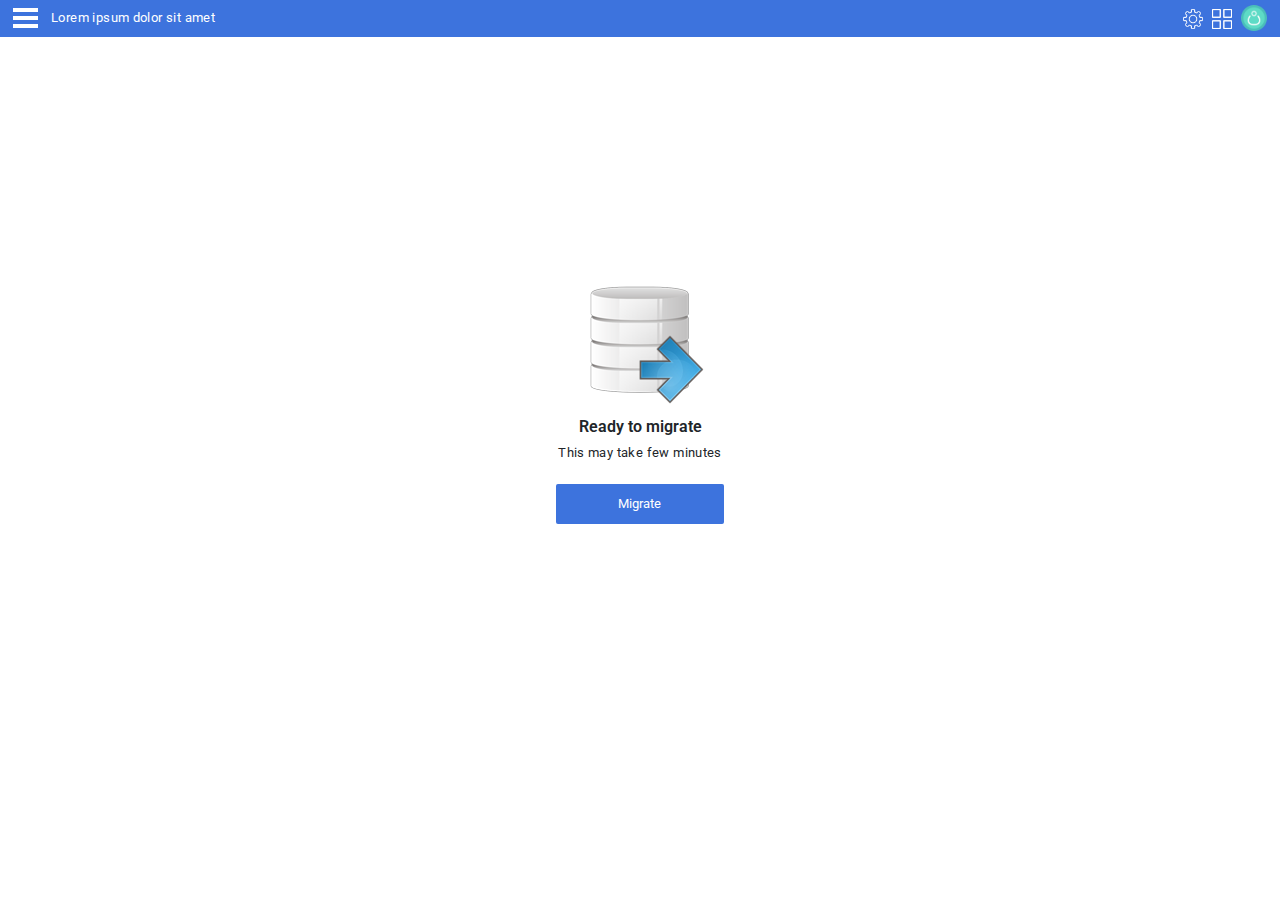
<file: migratePage.html>
<!DOCTYPE html>
<html lang="en">

<head>
    <meta charset="UTF-8">
    <meta name="viewport" content="width=device-width, initial-scale=1.0">
    <link rel="stylesheet" href="css/datamigration.css">
    <link rel="stylesheet" href="https://cdnjs.cloudflare.com/ajax/libs/font-awesome/4.7.0/css/font-awesome.min.css">
    <title>Data Migration - List Table</title>
</head>

<body>
<div class="mainWrapper">

    <div class="topWrapper">

        <div class="headerNav">
            <div class="headerNav__leftNav">
                <div class="headerNav__leftNav__bugerMenu">
                    <div class="bmenu" onclick="bmenu(this)">
                        <div class="bar1"></div>
                        <div class="bar2"></div>
                        <div class="bar3"></div>
                    </div>
                </div>
                <div class="headerNav__leftNav__nameSection">
                    <p>
                        Lorem ipsum dolor sit amet
                    </p>
                </div>
            </div>

            <div class="headerNav__rightNav">

                <div class="headerNav__rightNav__settings">
                    <a href="#">
                        <img src="img/setting.png" alt="User Img">
                    </a>

                </div>
                <div class="headerNav__rightNav__menuItem">
                    <a href="#">
                        <img src="img/menu.png" alt="User Img">
                    </a>

                </div>
                <div class="headerNav__rightNav__userAccount">
                    <a href="#">
                        <img src="img/uerImg.png" alt="User Img">
                    </a>
                </div>
            </div>


        </div>
    </div>

        <div class="migrateWrapper">

            <div class="migrateWrapper__box">

            <div class="migrateWrapper__img">
                <img src="img/migrateIcon.png" alt="User Img">
            </div>

            <div class="migrateWrapper__message">
                <h5>Ready to migrate </h5>
                <p> This may take few minutes </p>
            </div>

            <div class="migrateWrapper__submit">
                <input type="submit" value="Migrate" class="primary">
            </div>

            </div>

        </div>

</div>

<!-- Script files -->

<script src="https://ajax.googleapis.com/ajax/libs/jquery/3.4.1/jquery.min.js"></script>
<script src="https://cdnjs.cloudflare.com/ajax/libs/popper.js/1.16.0/umd/popper.min.js"></script>
<script src="https://maxcdn.bootstrapcdn.com/bootstrap/4.4.1/js/bootstrap.min.js"></script>
<script src="js/custom.js"></script>

</body>

</html>
</file>
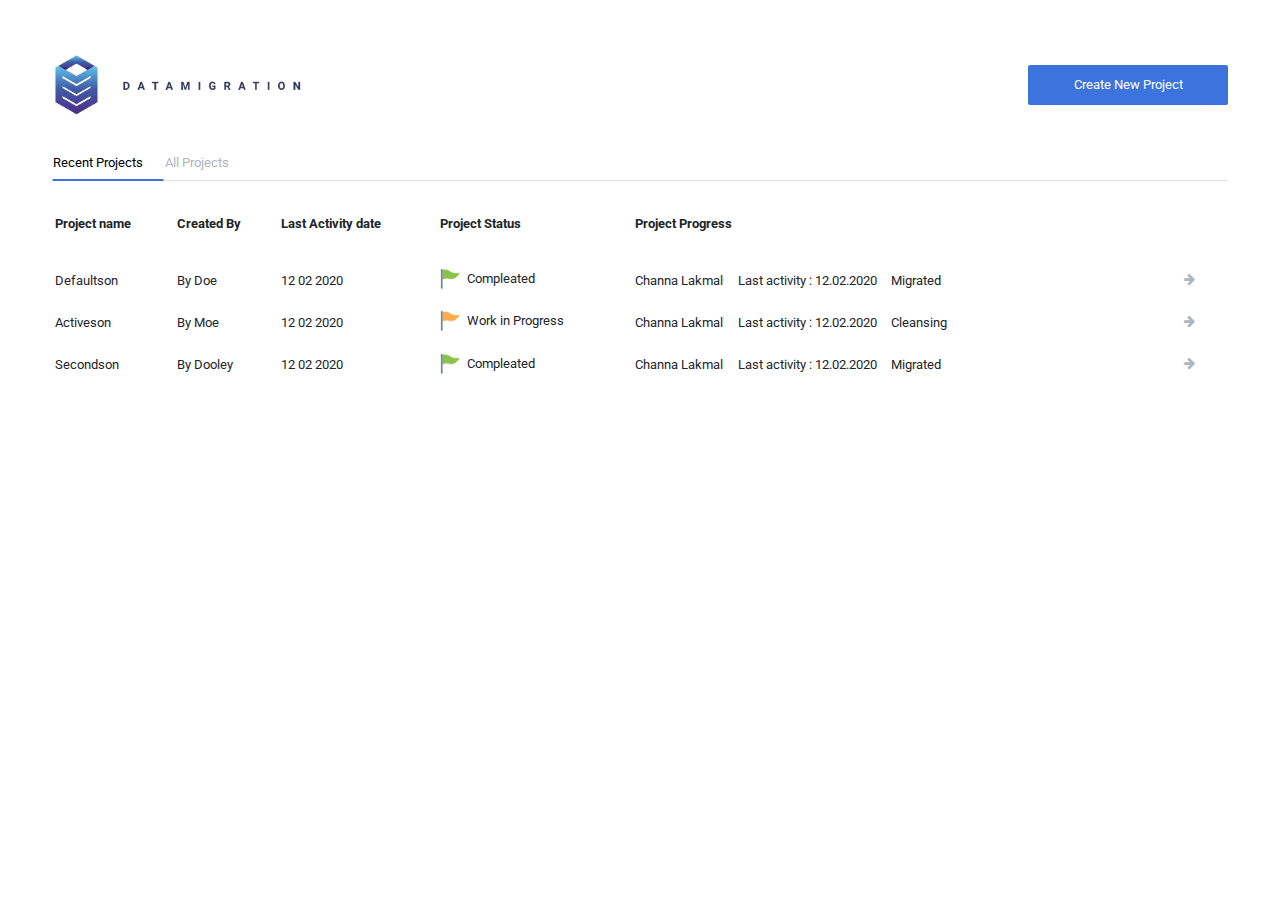
<file: recentProjects.html>
<!DOCTYPE html>
<html lang="en">

<head>
    <meta charset="UTF-8">
    <meta name="viewport" content="width=device-width, initial-scale=1.0">
    <link rel="stylesheet" href="css/datamigration.css">
    <link rel="stylesheet" href="https://cdnjs.cloudflare.com/ajax/libs/font-awesome/4.7.0/css/font-awesome.min.css">
    <title>Data Migration - Recent Projects</title>
</head>

<body>
<div class="wrapper">

    <div class="topSection">

        <div class="topSection__img">
            <img src="img/logo_header.png" alt="Header logo">
        </div>

        <div class="topSection__createProject">
            <form action="newProject.html">
                <input type="submit" value="Create New Project" class="primary">
            </form>
        </div>

    </div>


    <div class="bottomSection">

        <div>
            <!-- Nav tabs -->
            <ul class="nav nav-tabs" role="tablist">
                <li class="nav-item">
                    <a class="nav-link active" data-toggle="tab" href="#recentProjects">Recent Projects</a>
                </li>
                <li class="nav-item">
                    <a class="nav-link" data-toggle="tab" href="#allProjects">All Projects</a>
                </li>

            </ul>

            <!-- Tab panes -->
            <div class="tab-content">
                <div id="recentProjects" class="tab-pane active"><br>
                    <table class="table borderless tableCustom">
                        <thead>
                        <tr>
                            <th>Project name</th>
                            <th>Created By</th>
                            <th>Last Activity date</th>
                            <th>Project Status</th>
                            <th>Project Progress</th>
                            <th></th>
                        </tr>
                        </thead>
                        <tbody>
                        <tr>
                            <td>Defaultson</td>
                            <td>By Doe</td>
                            <td>12 02 2020</td>
                            <td><span><img src="img/complete.png" alt="imgFlag" class="imgFlag"></span>
                                Compleated
                            </td>
                            <td>Channa Lakmal <span class="progressActivity">Last activity : 12.02.2020</span> <span>Migrated</span>
                            </td>
                            <td>
                                <form action="listTable.html">
                                    <button class="projectProcess">
                                        <i class="fa fa-arrow-right"></i>
                                    </button>
                                </form>
                            </td>
                        </tr>
                        <tr>
                            <td>Activeson</td>
                            <td>By Moe</td>
                            <td>12 02 2020</td>
                            <td><span><img src="img/progress.png" alt="imgFlag" class="imgFlag"></span> Work in
                                Progress
                            </td>
                            <td>Channa Lakmal <span class="progressActivity">Last activity : 12.02.2020</span> <span>Cleansing</span>
                            </td>
                            <td>
                                <form action="listTable.html">
                                    <button class="projectProcess">
                                        <i class="fa fa-arrow-right"></i>
                                    </button>
                                </form>
                            </td>
                        </tr>
                        <tr>
                            <td>Secondson</td>
                            <td>By Dooley</td>
                            <td>12 02 2020</td>
                            <td><span><img src="img/complete.png" alt="imgFlag" class="imgFlag"></span>
                                Compleated
                            </td>
                            <td>Channa Lakmal <span class="progressActivity">Last activity : 12.02.2020</span> <span>Migrated</span>
                            </td>
                            <td>
                                <form action="listTable.html">
                                    <button class="projectProcess">
                                        <i class="fa fa-arrow-right"></i>
                                    </button>
                                </form>
                            </td>
                        </tr>
                        </tbody>
                    </table>

                </div>
                <div id="allProjects" class="tab-pane fade"><br>
                    <table class="table borderless tableCustom">
                        <thead>
                        <tr>
                            <th>Project name</th>
                            <th>Created By</th>
                            <th>Last Activity date</th>
                            <th>Project Status</th>
                            <th></th>
                        </tr>
                        </thead>
                        <tbody>
                        <tr>
                            <td>Defaultson</td>
                            <td>By Doe</td>
                            <td>12 02 2020</td>
                            <td><span><img src="img/complete.png" alt="imgFlag" class="imgFlag"></span>
                                Compleated
                            </td>
                            <td>
                                <form action="listTable.html">
                                    <button class="projectProcess">
                                        <i class="fa fa-arrow-right"></i>
                                    </button>
                                </form>
                            </td>
                        </tr>
                        <tr>
                            <td>Activeson</td>
                            <td>By Moe</td>
                            <td>12 02 2020</td>
                            <td><span><img src="img/progress.png" alt="imgFlag" class="imgFlag"></span> Work in
                                Progress
                            </td>
                            <td>
                                <form action="listTable.html">
                                    <button class="projectProcess">
                                        <i class="fa fa-arrow-right"></i>
                                    </button>
                                </form>
                            </td>
                        </tr>
                        <tr>
                            <td>Secondson</td>
                            <td>By Dooley</td>
                            <td>12 02 2020</td>
                            <td><span><img src="img/complete.png" alt="imgFlag" class="imgFlag"></span>
                                Compleated
                            </td>
                            <td>
                                <form action="listTable.html">
                                    <button class="projectProcess">
                                        <i class="fa fa-arrow-right"></i>
                                    </button>
                                </form>
                            </td>
                        </tr>
                        </tbody>
                    </table>
                </div>

            </div>
        </div>

    </div>

</div>

<!-- Script files -->

<script src="https://ajax.googleapis.com/ajax/libs/jquery/3.4.1/jquery.min.js"></script>
<script src="https://cdnjs.cloudflare.com/ajax/libs/popper.js/1.16.0/umd/popper.min.js"></script>
<script src="https://maxcdn.bootstrapcdn.com/bootstrap/4.4.1/js/bootstrap.min.js"></script>
<script src="js/custom.js"></script>

</body>

</html>
</file>
